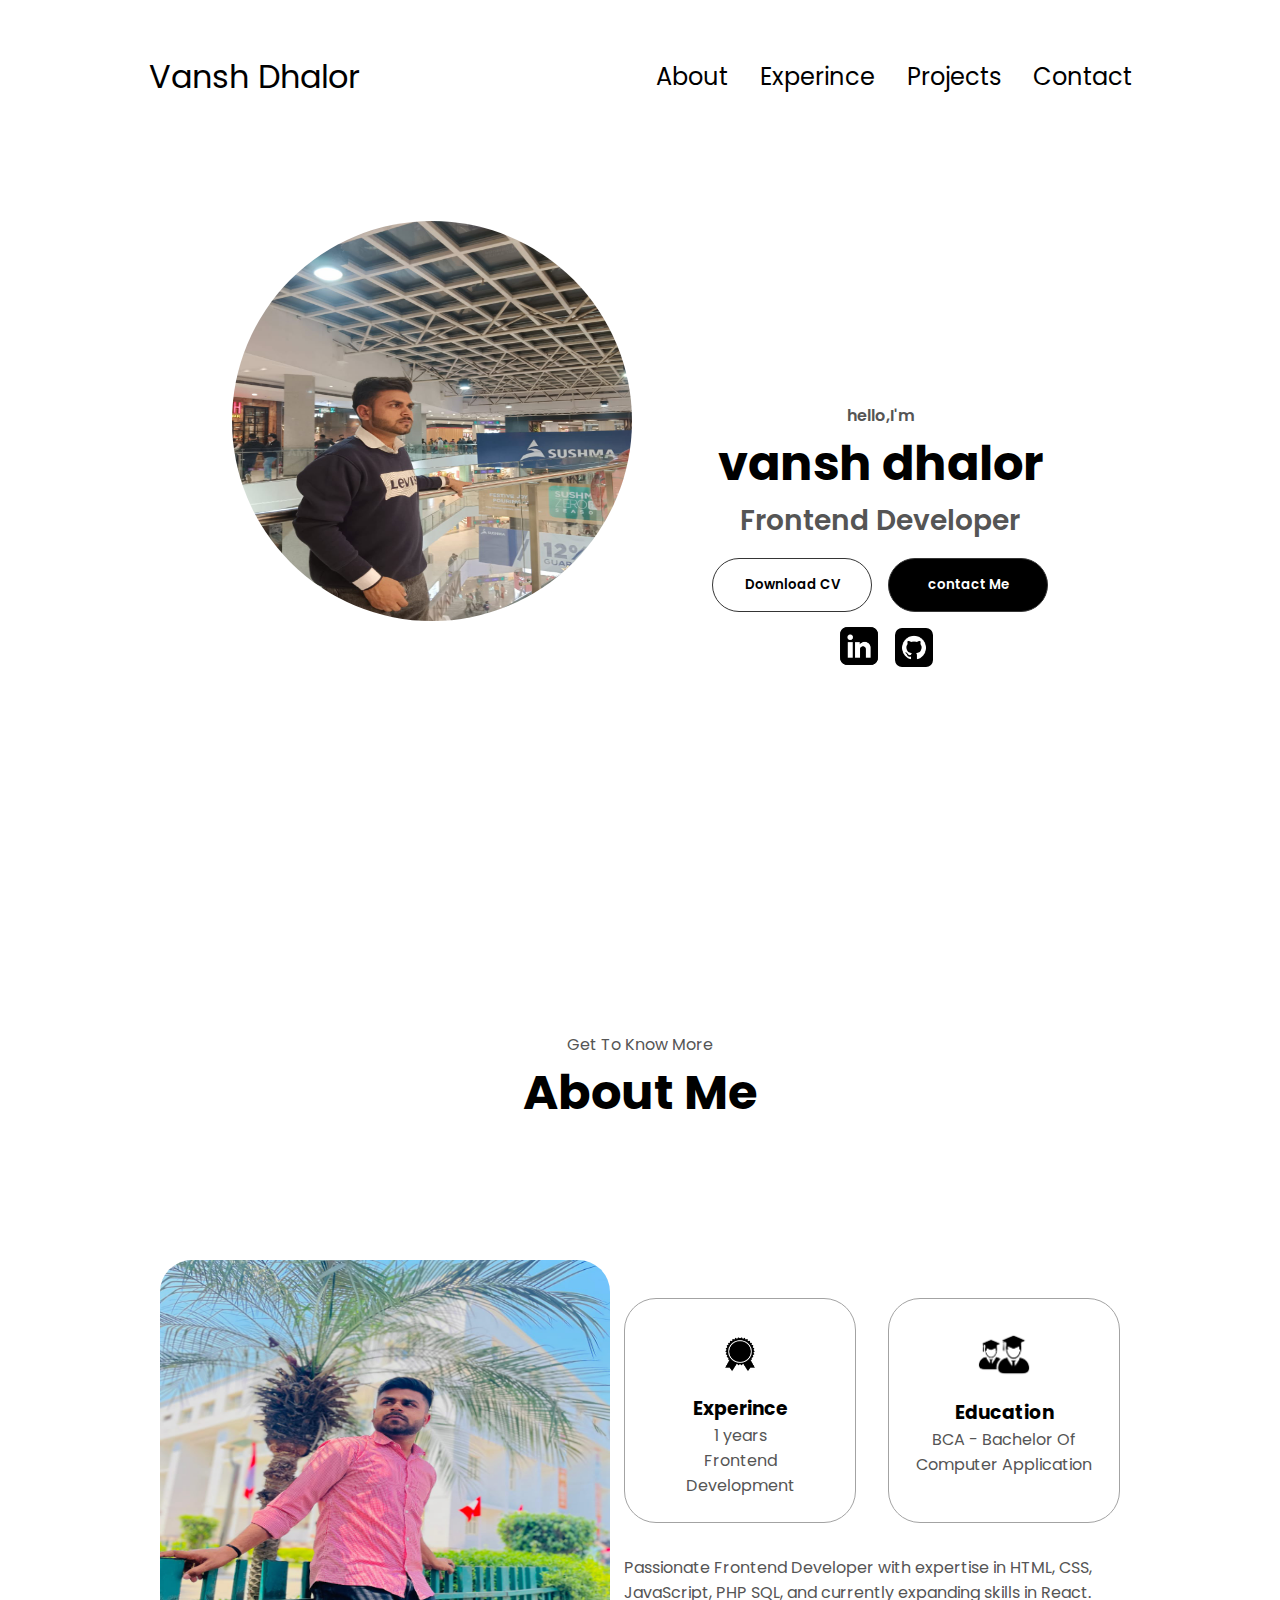
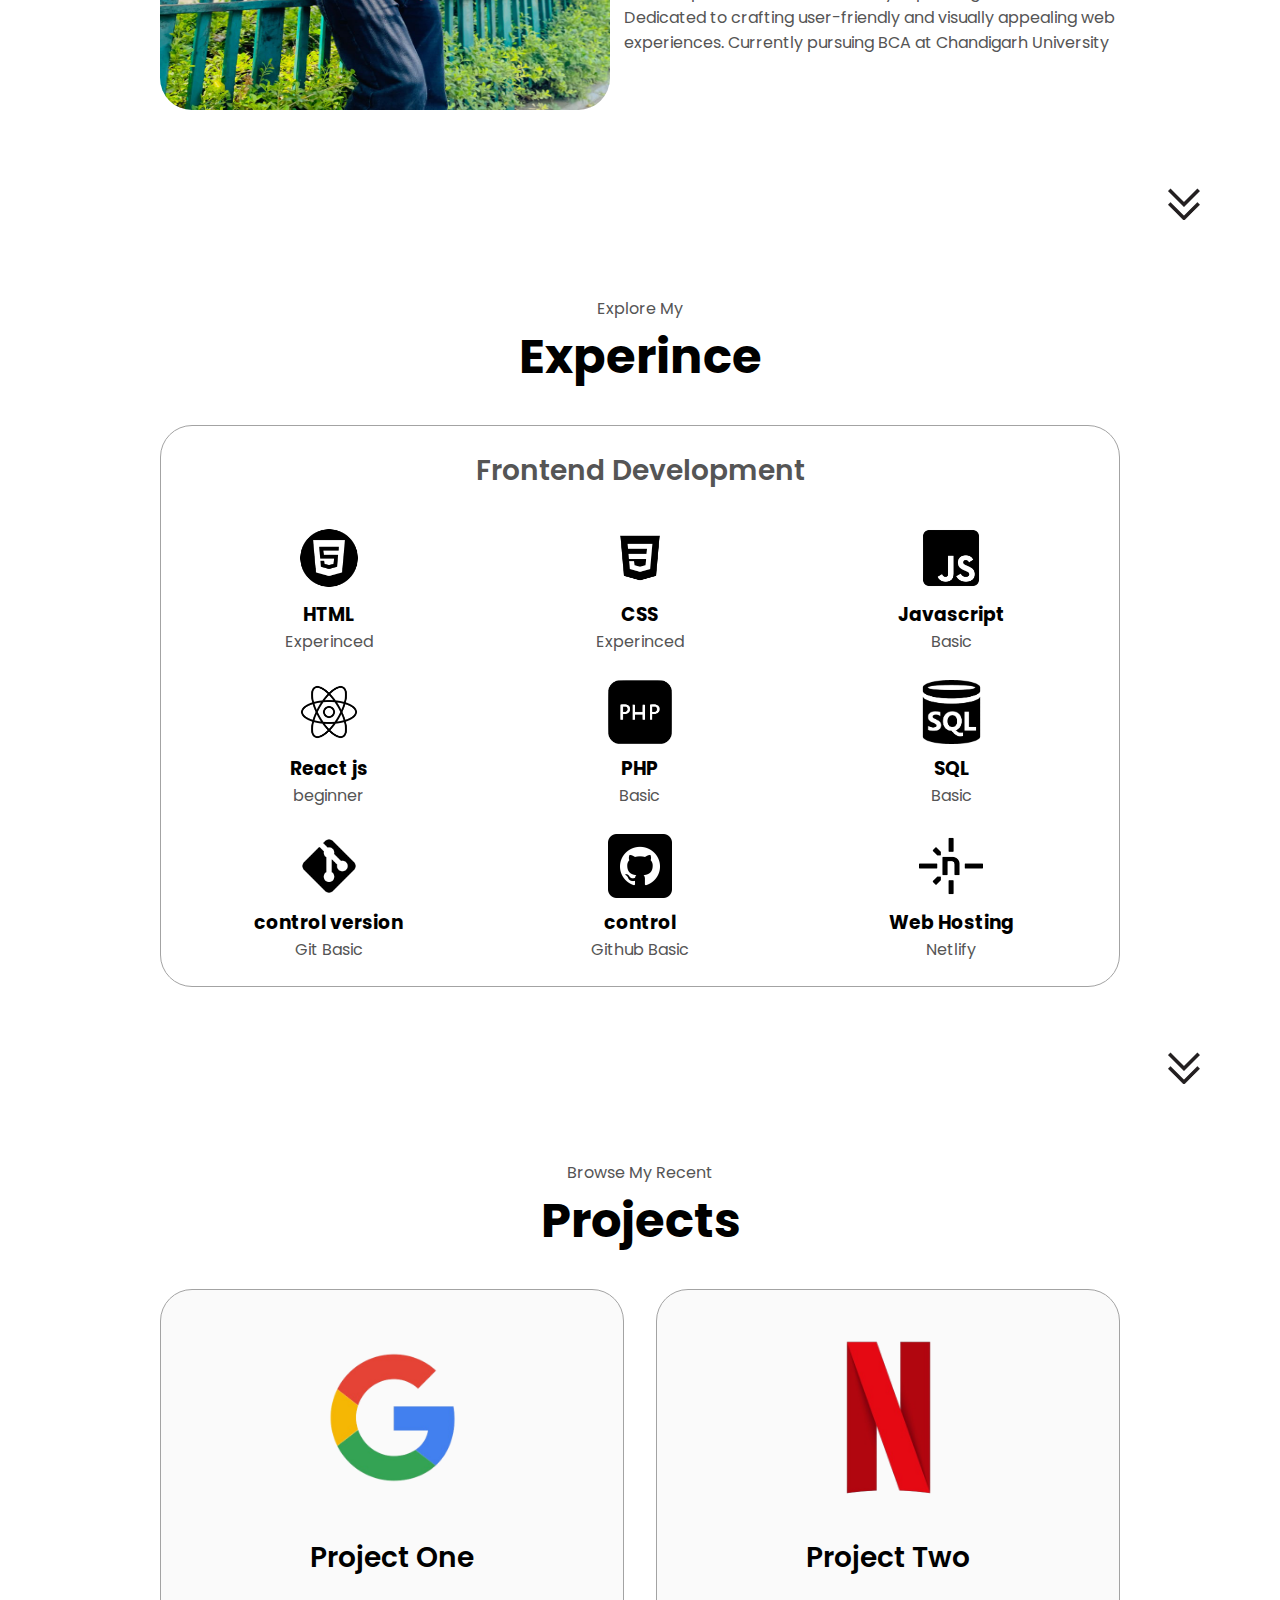
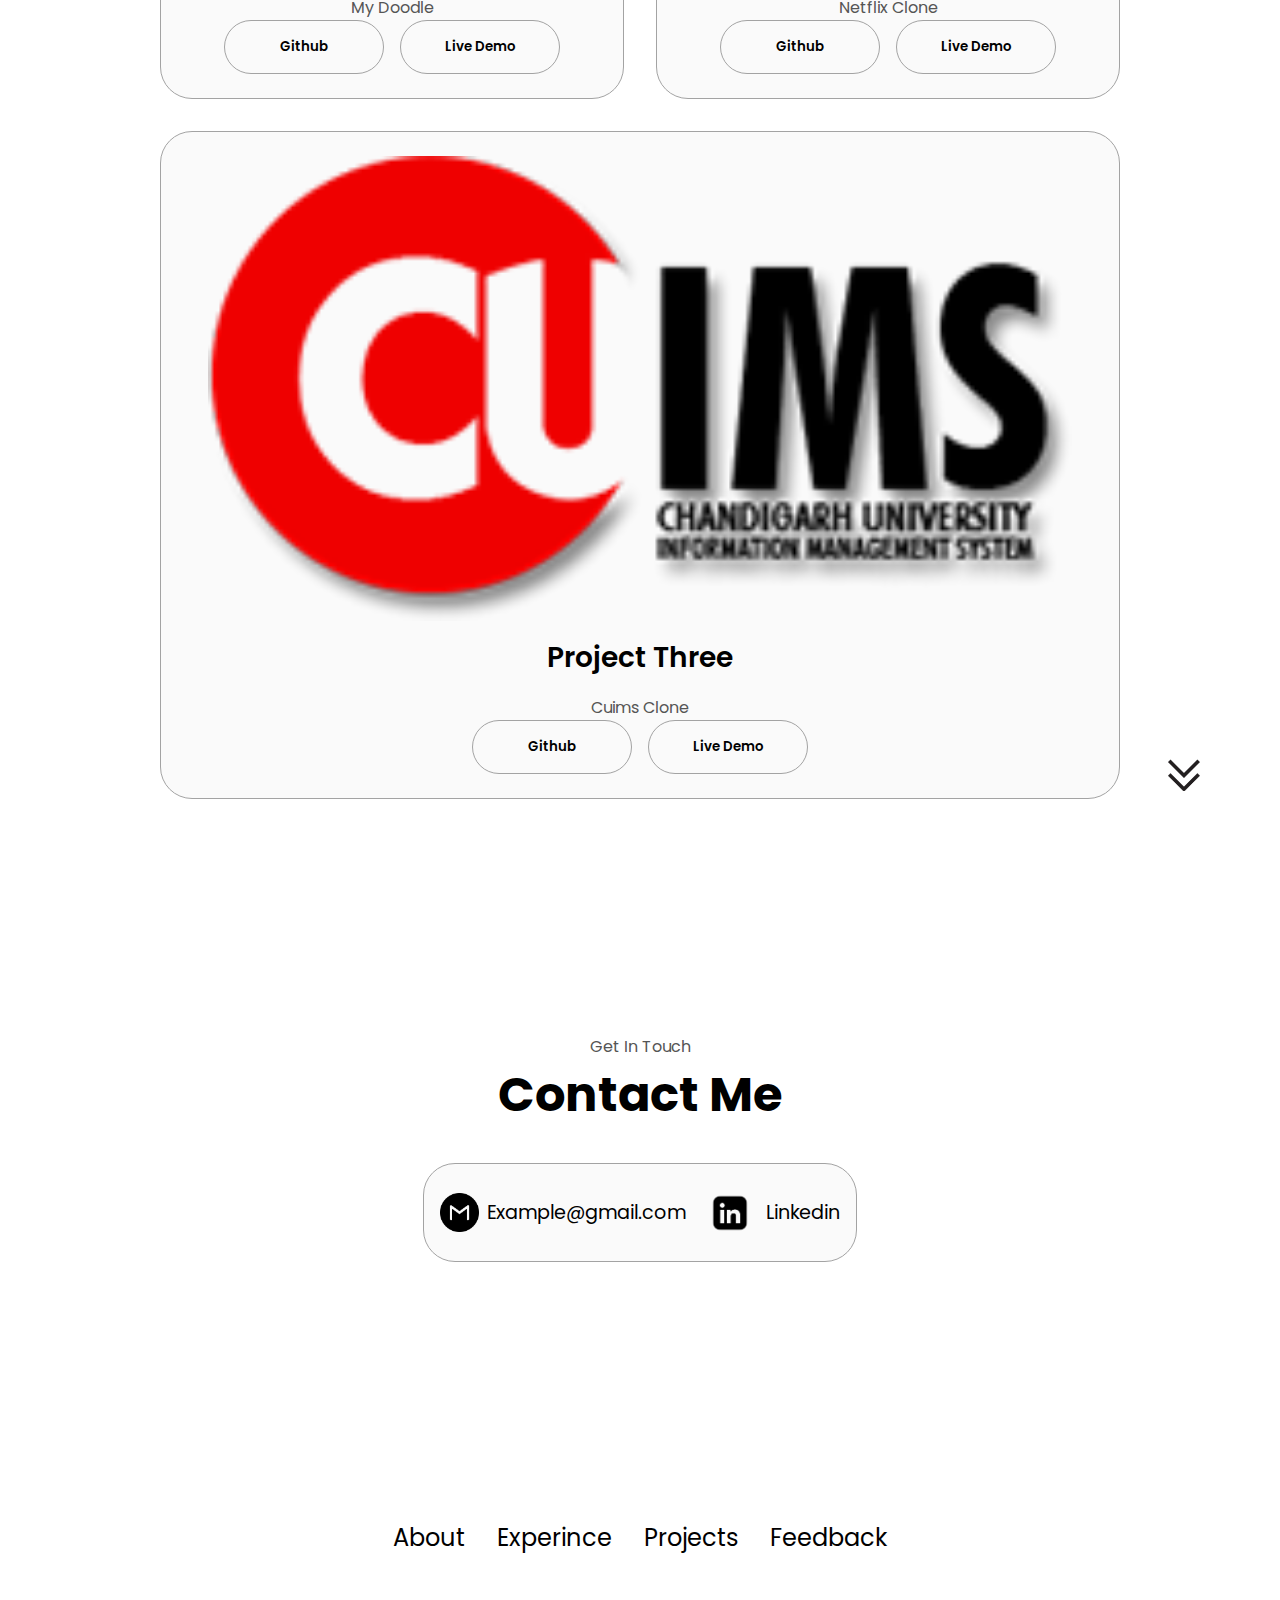
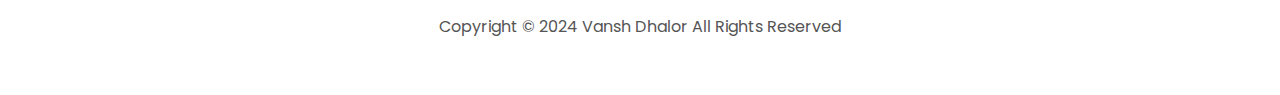
<file: index.html>
<!DOCTYPE html>
<html lang="en">
  <head>
    <meta charset="UTF-8" />
    <meta name="viewport" content="width=device-width, initial-scale=1.0" />
    <meta
      name="viewport"
      content="width=device-width, initial-scale=1, maximum-scale=1, user-scalable=no"
    />
    <title>Vansh'S Portfolio</title>

    <link rel="preconnect" href="https://fonts.googleapis.com" />
    <link rel="preconnect" href="https://fonts.gstatic.com" crossorigin />
    <link
      href="https://fonts.googleapis.com/css2?family=Poppins:ital,wght@0,100;0,200;0,300;0,400;0,500;0,600;0,700;0,800;0,900;1,100;1,200;1,300;1,400;1,500;1,600;1,700;1,800;1,900&display=swap"
      rel="stylesheet"
    />

    <link rel="icon" href="img/titleicons.png" />
    <link rel="stylesheet" href="style.css" />
    <link rel="stylesheet" href="media.css" />
  </head>
  <body>
    <!-- nav starts -->
    <nav id="desktop-nav">
      <div class="logo">Vansh Dhalor</div>
      <div>
        <ul class="nav-links">
          <li><a href="#about">About</a></li>
          <li><a href="#experince">Experince</a></li>
          <li><a href="#projects">Projects</a></li>
          <li><a href="#contact">Contact</a></li>
        </ul>
      </div>
    </nav>
    <!-- nav end -->

    <nav id="hamburger-nav">
      <div class="logo">Vansh Dhalor</div>
      <div class="hamburger-menu">
        <div class="hamburger-icon" onclick="toggleMenu()">
          <span></span>
          <span></span>
          <span></span>
        </div>
        <div class="menu-links">
          <li><a href="#about" onclick="toggleMenu()">About</a></li>
          <li><a href="#experince" onclick="toggleMenu()">Experince</a></li>
          <li><a href="#projects" onclick="toggleMenu()">Projects</a></li>
          <li><a href="#contact" onclick="toggleMenu()">Contact</a></li>
        </div>
      </div>
    </nav>

    <!-- sections -->
    <section id="profile">
      <div class="section__pic-container">
        <img src="img/vishu.jpg" alt="vansh image" class="vishu" />
      </div>
      <div class="section__text">
        <p class="section__text__p1">hello,I'm</p>
        <h1 class="title">vansh dhalor</h1>
        <p class="section__text__p2">Frontend Developer</p>
        <div class="btn-container">
          <button class="btn btn-color-2" onclick="window.open()">
            Download CV
          </button>
          <button
            class="btn btn-color-1"
            onclick="location.href='contact.html'"
          >
            contact Me
          </button>
        </div>
        <div id="socials-container">
          <img
            src="img/link-removebg-preview.png"
            alt="linkdnin"
            class="icons"
            onclick="location.href='https://www.linkedin.com/in/vansh-dhalor-000a7524a/'"
          />
          <img
            src="img/github.png"
            alt="github"
            onclick="location.href='https://github.com/vansh-frontend'"
            class="iconss"
          />
        </div>
      </div>
    </section>

    <section id="about">
      <p class="section__text__p1">Get To Know More</p>
      <h1 class="title">About Me</h1>
      <div class="section-container">
        <div class="section__Pic-container">
          <img src="img/vansh.jpg" alt="" class="about-pic" />
        </div>
        <div class="about-details-container">
          <div class="about-container" id="one">
            <div class="details-container" id="hii">
              <img
                src="img/ribbon-removebg-preview.png"
                alt="experince icons"
                class="iconss"
              />
              <h3>Experince</h3>
              <p>1 years <br />Frontend Development</p>
            </div>
            <div class="details-container" id="hiii">
              <img
                src="img/edu-removebg-preview.png"
                alt="experince icons"
                class="icons"
              />
              <h3>Education</h3>
              <p>BCA - Bachelor Of Computer Application</p>
            </div>
          </div>
          <div class="text-container">
            <p>
              Passionate Frontend Developer with expertise in HTML, CSS,
              JavaScript, PHP SQL, and currently expanding skills in React.
              Dedicated to crafting user-friendly and visually appealing web
              experiences. Currently pursuing BCA at Chandigarh University
            </p>
          </div>
        </div>
      </div>
      <img
        src="img/arrow-removebg-preview.png"
        alt="arrow"
        class="icon-arrow"
        onclick="location.href='./#experince'"
      />
    </section>

    <section id="experince">
      <p class="section__text__p1">Explore My</p>
      <h1 class="title">Experince</h1>
      <div class="experience-details-container">
        <div class="about-container">
          <div class="details-container">
            <h2 class="experience-sub-title">Frontend Development</h2>
            <div class="article-container">
              <article>
                <img
                  src="img/html-removebg-preview.png"
                  alt="experince"
                  class="icons"
                />

                <!-- html -->
                <div>
                  <h3>HTML</h3>
                  <p>Experinced</p>
                </div>
              </article>
              <article>
                <!-- css -->
                <img
                  src="img/css-removebg-preview.png"
                  alt="experince"
                  class="icons"
                />

                <div>
                  <h3>CSS</h3>
                  <p>Experinced</p>
                </div>
              </article>

              <article>
                <!-- js -->
                <img
                  src="img/js-removebg-preview.png"
                  alt="experince"
                  class="icons"
                />

                <div>
                  <h3>Javascript</h3>
                  <p>Basic</p>
                </div>
              </article>

              <article>
                <img
                  src="img/react-removebg-preview.png"
                  alt="experince"
                  class="icons"
                />

                <div>
                  <h3>React js</h3>
                  <p>beginner</p>
                </div>
              </article>

              <article>
                <!-- php -->
                <img src="img/php.png" alt="experince" class="icons" />

                <div>
                  <h3>PHP</h3>
                  <p>Basic</p>
                </div>
              </article>

              <article>
                <!-- sql -->
                <img
                  src="img/sql-removebg-preview.png"
                  alt="experince"
                  class="icons"
                />

                <div>
                  <h3>SQL</h3>
                  <p>Basic</p>
                </div>
              </article>
              <article>
                <img src="img/git.png" alt="experince" class="icons" />

                <div>
                  <h3>control version</h3>
                  <p>Git Basic</p>
                </div>
              </article>

              <article>
                <img src="img/github.png" alt="experince" class="icons" />

                <div>
                  <h3>control</h3>
                  <p>Github Basic</p>
                </div>
              </article>

              <article>
                <img
                  src="img/netlify-removebg-preview.png"
                  alt="experince"
                  class="icons"
                />

                <div>
                  <h3>Web Hosting</h3>
                  <p>Netlify</p>
                </div>
              </article>
            </div>
          </div>
        </div>
      </div>

      <img
        src="img/arrow-removebg-preview.png"
        alt="arrow"
        class="icon-arrow"
        onclick="location.href='./#projects'"
      />
    </section>

    <!-- projects -->

    <section id="projects">
      <p class="section__text__p1">Browse My Recent</p>
      <h1 class="title">Projects</h1>
      <div class="experience-details-container">
        <div class="about-container">
          <!-- project 1 -->
          <div class="details-container color-container">
            <div class="article-container">
              <img
                src="img/google-removebg-preview.png"
                alt="pulse pro"
                class="project-img"
              />
            </div>
            <h2 class="experience-sub-title project-title">Project One</h2>
            <p class="section__text__p1">My Doodle</p>
            <div class="btn-container">
              <button
                class="btn btn-color-2 Project-btn"
                onclick="location.href='https://github.com/vansh-frontend/Doodle-Clone'"
              >
                Github
              </button>
              <!-- project 1 ends -->

              <button
                class="btn btn-color-2 Project-btn"
                onclick="location.href='https://mydoodle.netlify.app/'"
              >
                Live Demo
              </button>
            </div>
          </div>

          <div class="details-container color-container">
            <div class="article-container">
              <img
                src="img/netflix-removebg-preview.png"
                alt="pulse pro"
                class="project-img"
              />
            </div>
            <h2 class="experience-sub-title project-title">Project Two</h2>
            <p class="section__text__p1">Netflix Clone</p>
            <div class="btn-container">
              <button
                class="btn btn-color-2 Project-btn"
                onclick="location.href='https://github.com/vansh-frontend/cineplix'"
              >
                Github
              </button>

              <button
                class="btn btn-color-2 Project-btn"
                onclick="location.href='https://cinplex.netlify.app/'"
              >
                Live Demo
              </button>
            </div>
          </div>
          <div class="details-container color-container">
            <div class="article-container">
              <img
                src="img/cuims.png"
                alt="pulse pro"
                class="project-img"
                id="cuims"
              />
            </div>
            <h2 class="experience-sub-title project-title">Project Three</h2>
            <p class="section__text__p1">Cuims Clone</p>
            <div class="btn-container">
              <button
                class="btn btn-color-2 Project-btn"
                onclick="location.href='https://github.com/vansh-frontend/Cuims-Clone'"
              >
                Github
              </button>

              <button
                class="btn btn-color-2 Project-btn"
                onclick="location.href='https://cuims.netlify.app/'"
              >
                Live Demo
              </button>
            </div>
          </div>
        </div>
      </div>
      <img
        src="img/arrow-removebg-preview.png"
        alt="arrow"
        class="icon-arrow"
        onclick="location.href='./#contact'"
      />
    </section>

    <!-- last section -->
    <section id="contact">
      <p class="section__text__p1">Get In Touch</p>
      <h1 class="title">Contact Me</h1>
      <div class="contact-info-upper-container">
        <div class="contact-info-container">
          <img src="img/mail.png" alt="mail logo" class="iconss contact-icon" />
          <p>
            <a href="mailto:vanshdhalor0001@gmail.com">Example@gmail.com</a>
          </p>
        </div>

        <div class="contact-info-container">
          <img
            src="img/link-removebg-preview.png"
            alt="mail logo"
            class="icons contact-icon link-icon"
          />
          <p>
            <a href="https://www.linkedin.com/in/vansh-dhalor-000a7524a/"
              >Linkedin</a
            >
          </p>
        </div>
      </div>
    </section>

    <!-- footer -->
    <footer>
      <nav>
        <div class="nav-links-container">
          <ul class="nav-links">
            <li><a href="#about">About</a></li>
            <li><a href="#experince">Experince</a></li>
            <li><a href="#projects">Projects</a></li>
            <li><a href="contact.html">Feedback</a></li>
          </ul>
        </div>
      </nav>
      <p>Copyright &#169; 2024 Vansh Dhalor All Rights Reserved</p>
    </footer>

    <script src="script.js"></script>
  </body>
</html>
</file>
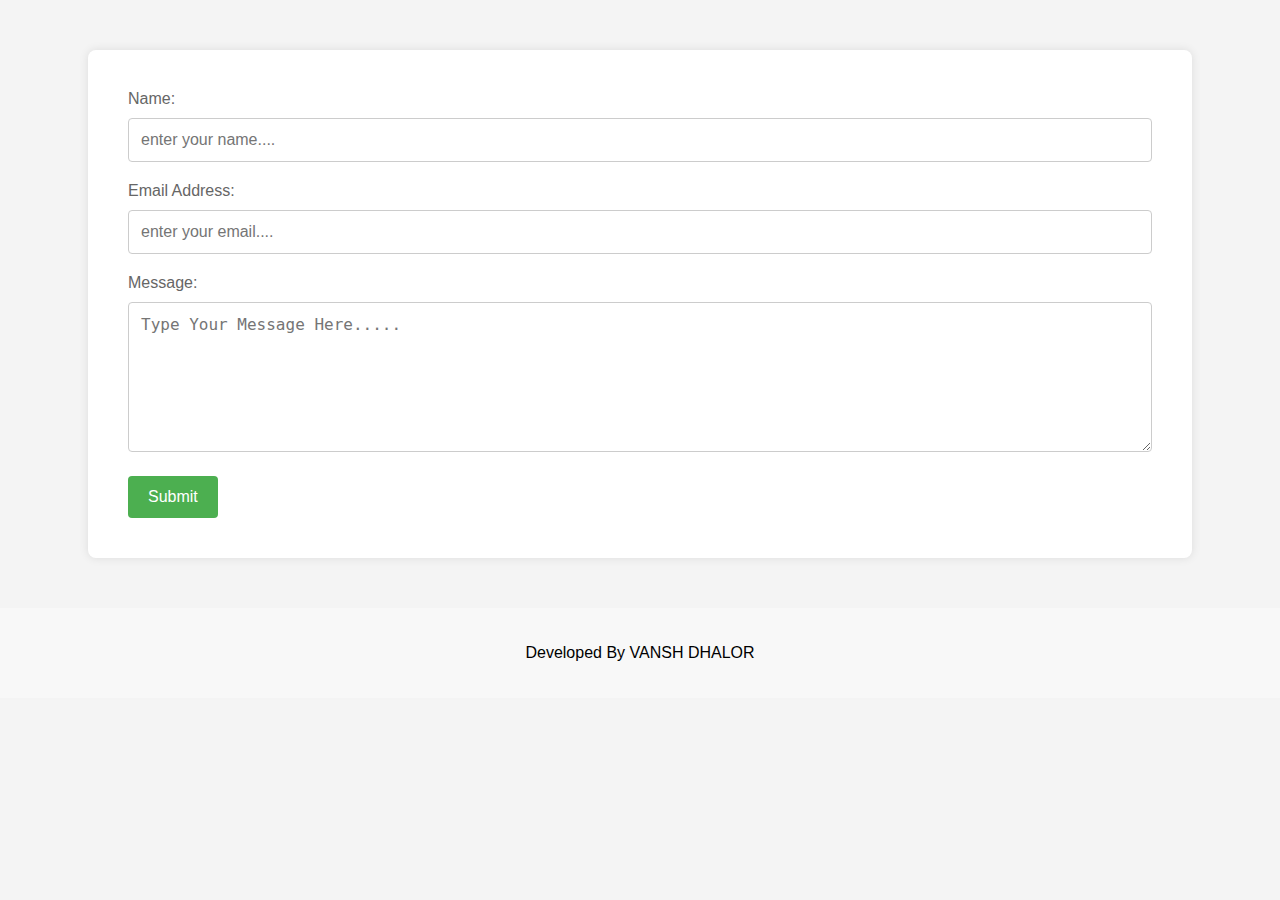
<file: contact.html>
<!DOCTYPE html>
<html>
  <head>
    <meta charset="UTF-8" />
    <meta name="viewport" content="width=device-width, initial-scale=1.0" />
    <meta
      name="viewport"
      content="width=device-width, initial-scale=1, maximum-scale=1, user-scalable=no"
    />
    <title>Contact Form</title>
    <link rel="stylesheet" href="contact.css" />
  </head>
  <body>
    
    <form action="https://api.web3forms.com/submit" method="POST">
      <input
        type="hidden"
        name="access_key"
        value="6aa99d94-6385-47ea-af98-84a0e261f23d"
      />

      <div class="form-group">
        <label for="name">Name:</label>
        <input
          type="text"
          id="name"
          name="name"
          placeholder="enter your name...."
          required
        />
      </div>
      <div class="form-group">
        <label for="email">Email Address:</label>
        <input
          type="email"
          id="email"
          name="email"
          placeholder="enter your email...."
          required
        />
      </div>
      <div class="form-group">
        <label for="message">Message:</label>
        <textarea
          id="message"
          name="message"
          rows="4"
          placeholder="Type Your Message Here....."
          required
        ></textarea>
      </div>
      <input type="submit" value="Submit" />
    </form>

    <footer>
      <div class="rights">
        <p>Developed By VANSH DHALOR</p>
        </div>
        </footer>
  </body>
  
</html>
</file>
<file: style.css>
@import url("https://fonts.googleapis.com/css2?family=Poppins:ital,wght@0,100;0,200;0,300;0,400;0,500;0,600;0,700;0,800;0,900;1,100;1,200;1,300;1,400;1,500;1,600;1,700;1,800;1,900&display=swap");

* {
  margin: 0;
  padding: 0;
  box-sizing: border-box;
  font-family: "Poppins", sans-serif;
}

*::selection {
  background-color: #333;
  color: #f8f8f8;
}

::-webkit-scrollbar {
  width: 7px;
}

::-webkit-scrollbar-track {
  background-color: rgb(0, 0, 0);
  border-radius: 15px;
}
::-webkit-scrollbar-thumb {
  background-color: #252525;
  border-radius: 15px;
}

body {
  font-family: "Poppins", sans-serif;
  /* font-weight: 100;
    font-style: normal; */
}
html {
  scroll-behavior: smooth;
}

p {
  color: rgb(85, 85, 85);
}

a,
.btn {
  transition: all 300ms ease;
}

nav,
.nav-links {
  display: flex;
}
nav {
  justify-content: space-around;
  align-items: center;
  height: 17vh;
}

.nav-links {
  gap: 2rem;
  list-style: none;
  font-size: 1.5rem;
}

/* .nav-links a  */
a {
  text-decoration: none;
  color: black;
  text-decoration-color: white;
  transition: 0.3s linear;
}
a:hover {
  color: gray;
  text-decoration: underline;
  text-underline-offset: 1rem;
  text-decoration-color: rgb(181, 181, 181);
}

/* logo desig name vansh dhalor */
.logo {
  font-size: 2rem;
}
.logo:hover {
  cursor: default;
}

/* hamburger css */
#hamburger-nav {
  display: none;
}

.hamburger-menu {
  position: relative;
  display: inline-block;
}

/* hamburger */
.hamburger-icon {
  display: flex;
  flex-direction: column;
  justify-content: space-between;
  height: 24px;
  width: 30px;
  cursor: pointer;
}

.hamburger-icon span {
  width: 100%;
  height: 2px;
  background-color: black;
  transition: all 0.3 ease-in-out;
}

.menu-links {
  position: absolute;
  top: 100%;
  right: 0;

  background-color: white;
  width: fit-content;
  max-height: 0;
  overflow: hidden;
  transition: all 0.3 ease-in-out;
}
/* hamburger ends */

.menu-links a {
  display: block;
  padding: 10px;
  text-align: center;
  font-size: 1.5rem;
  color: black;
  text-decoration: none;
  transition: all 0.3 ease-in-out;
}

.menu-links li {
  list-style: none;
}
.menu-links.open {
  max-height: 300px;
}

.hamburger-icon.open span:first-child {
  transform: rotate(45deg) translate(10px, 5px);
}

.hamburger-icon.open span:nth-child(2) {
  opacity: 0;
}
.hamburger-icon.open span:last-child {
  transform: rotate(-45deg) translate(10px, -5px);
}

.hamburger-icon span:first-child {
  transform: none;
}

.hamburger-icon span:first-child {
  opacity: 1;
}

.hamburger-icon span:first-child {
  transform: none;
}

/* sections */
section {
  padding-top: 4vh;
  height: 96vh;
  margin: 0 10rem;
  box-sizing: border-box;
  min-height: fit-content;
}

.section-container {
  display: flex;
}

.section__pic-container img {
  border-radius: 50%;
  height: 400px;
  border: none;
  width: 400px;
}

/* profile sec */
#profile {
  display: flex;
  justify-content: center;
  gap: 5rem;
  height: 80vh;
}

.section__pic-container {
  display: flex;
  height: 400px;
  width: 400px;
  margin: 2rem 0;
}
.section__text {
  align-self: center;
  text-align: center;
}
.section__text p {
  font-weight: 600;
}
.section__text__p1 {
  text-align: center;
}
.section__text__p2 {
  font-size: 1.75rem;
  margin-bottom: 1rem;
}
.title {
  font-size: 3rem;
  text-align: center;
}
#social-container {
  display: flex;
  justify-content: center;
  margin-top: 1rem;
  gap: 1rem;
}

/* icons */
.icons {
  cursor: pointer;
  height: 4rem;
  margin: 2px 0px;
  /* border-radius:50%; */
}
.iconss {
  cursor: pointer;

  height: 2.4rem;
  border-radius: 7px;
  margin: 13px 0px;
  /* border-radius:50%; */
}

/* buttons */

.btn-container {
  display: flex;
  justify-content: center;
  gap: 1rem;
}

.btn {
  font-weight: 600;
  transition: all 300ms ease;
  padding: 1rem;
  width: 10rem;
  border-radius: 2rem;
}
.btn-color-1,
.btn-color-2 {
  border: rgb(53, 53, 53) 0.1rem solid;
}

.btn-color-1:hover,
.btn-color-2:hover {
  cursor: pointer;
}

.btn-color-1,
.btn-color-2:hover {
  background: rgb(53, 53, 53);
  color: white;
}

.btn-color-1 {
  background: rgb(0, 0, 0);
}

.btn-color-2 {
  background: none;
}
.btn-color-2:hover {
  border: rgb(255, 255, 255) 0.1rem solid;
}

.btn-container {
  gap: 1rem;
}

#about {
  position: relative;
}
.about-container {
  gap: 2rem;
  margin-bottom: 2rem;
  margin-top: 2rem;
}
.about-details-container {
  justify-content: center;
  flex-direction: column;
}

.about-container,
.about-details-container {
  display: flex;
}

.about-pic {
  height: 50vmin;
  width: 50vmin;
  border-radius: 2rem;
}

.icon-arrow {
  position: absolute;
  right: -5rem;
  bottom: 2.5rem;
  height: 2rem;
  cursor: pointer;
}

.details-container {
  padding: 1.5rem;
  flex: 1;
  background: white;
  border-radius: 2rem;
  border: rgb(53, 53, 53) 0.1rem solid;
  border-color: rgb(163, 163, 163);
  text-align: center;
}
.section-container {
  gap: 4rem;
  height: 80%;
}
.section__Pic-container {
  height: 400px;
  width: 400px;
  margin: auto 0;
}

/* experinces */

#experince {
  position: relative;
}

.experience-sub-title {
  color: rgb(85, 85, 85);
  font-weight: 600;
  font-size: 1.75rem;
  margin-bottom: 2rem;
}

.experience-details-container {
  display: flex;
  justify-content: center;
  flex-direction: column;
}

.article-container {
  display: flex;
  text-align: initial;
  flex-wrap: wrap;
  flex-direction: row;
  gap: 1.5rem;
  justify-content: space-around;
}
article {
  display: flex;
  flex-direction: column;
  width: calc(
    100% / 3 - 1.5rem
  ); /* Adjust width to fit 3 items per row with gap */
  align-items: center;
  gap: 0.5rem;
  text-align: center;
}

article .iconss {
  cursor: default;
}

/* porjects */
#projects {
  position: relative;
}

.color-container {
  border-color: rgb(163, 163, 163);
  background: rgb(250, 250, 250);
}

.project-img {
  border-radius: 2rem;
  width: 50%;
  height: 50%;
}

.project-title {
  margin: 1rem;
  color: black;
}

.Project-btn {
  color: black;
  border-color: rgb(163, 163, 163);
}
#cuims {
  width: 95%;
}

/* contact */
#contact {
  display: flex;
  justify-content: center;
  flex-direction: column;
  height: 70vh;
}

.contact-info-upper-container {
  display: flex;
  justify-content: center;
  border-radius: 2rem;
  border: rgb(53, 53, 53) 0.1rem solid;
  border-color: rgb(163, 163, 163);
  background: rgb(250, 250, 250);
  margin: 2rem auto;
  padding: 0.5rem;
}

.contact-info-container {
  display: flex;
  align-items: center;
  justify-content: center;
  gap: 0.5rem;
  margin: 0.5rem;
}

.contact-info-container p {
  font-size: larger;
}
.contact-icon {
  cursor: default;
}

.link-icon {
  height: 3.5rem;
}

/* footer */
footer {
  height: 26vh;
  margin: 0 1rem;
}
footer p {
  text-align: center;
}
/* normal css end here  */
</file>
<file: media.css>
@media screen and (max-width: 1400px) {
  #profile {
    height: 83vh;
    margin-bottom: 6rem;
  }
  .about-container {
    flex-wrap: wrap;
  }
  .details-container {
    margin-top: 0;
  }
}

@media screen and (max-width: 1200px) {
  #desktop-nav {
    display: none;
  }
  #hamburger-nav {
    display: flex;
  }
  #experince,
  .experience-details-container {
    margin-top: 2rem;
  }
  #profile,
  .section-container {
    display: block;
  }
  .icon-arrow {
    display: none;
  }
  section,
  .section-container {
    height: fit-content;
  }
  section {
    margin: 0 5%;
  }

  .section__pic-container {
    width: 275px;
    height: 275px;
  }

  .section__pic-container img {
    width: 250px;
    height: 250px;
  }

  .about-container {
    margin-top: 0;
  }
  #projects .details-container {
    margin: 0 5rem;
  }
}

@media screen and (max-width: 600px) {
  #contact,
  footer {
    height: 40vh;
  }
  #profile {
    height: 83vh;
    margin-bottom: 0;
  }
  article {
    font-size: 1rem;
  }
  footer nav {
    height: fit-content;
    margin-bottom: 2rem;
  }

  .about-container,
  .contact-info-upper-container,
  .btn-container {
    flex-wrap: wrap;
  }
  .btn-container {
    margin: 0 -20px;
  }
  #projects .details-container {
    margin: 0 0.5rem;
  }

  #one {
    display: block;
    justify-content: center;
    flex-wrap: wrap;
  }

  .contact-info-container {
    margin: 0;
  }

  .contact-info-container p,
  .nav-links li a {
    font-size: 1rem;
  }

  .experience-sub-title {
    font-size: 1.25rem;
  }

  .logo {
    font-size: 1.5rem;
  }
  .nav-links {
    flex-direction: column;
    gap: 0.5rem;
    text-align: center;
  }
  .section__Pic-container {
    width: auto;
    height: 44vw;
    justify-content: center;
    z-index: 1000;
    margin: 0 75px;
  }

  .section__Pic-container > img {
    justify-content: center;
    z-index: 1000;
    height: 42vw;
  }

  .section__text__p2 {
    font-size: 1.25rem;
  }
  .title {
    font-size: 2rem;
  }
  .text-container {
    text-align: justify;
  }

  #about {
    margin-top: 5rem;
  }

  .section__pic-container {
    width: 265px;
    height: 265px;
    margin: 0 auto;
  }
  .section__pic-container img {
    width: 255px;
    height: 255px;
  }
  #hii,
  #hiii {
    margin: 1rem;
  }
}

/* tablests mediaquery */
@media screen and (min-width: 600px) and (max-width: 1200px) {
  #profile {
    height: 80vh;
    margin-bottom: 4rem;
  }

  .about-container {
    flex-wrap: wrap;
    margin-top: 1rem;
  }

  .details-container {
    margin-top: 1rem;
    margin-left: 2rem;
    margin-right: 2rem;
  }

  #desktop-nav {
    display: none;
  }

  #hamburger-nav {
    display: flex;
  }

  #experience,
  .experience-details-container {
    margin-top: 2rem;
  }

  #profile,
  .section-container {
    display: block;
    margin: 0 2rem;
  }

  .icon-arrow {
    display: none;
  }

  section,
  .section-container {
    height: fit-content;
  }

  section {
    margin: 0 10%;
  }

  .section__pic-container {
    width: 300px;
    height: 300px;
    margin: 0 auto;
  }

  .section__pic-container img {
    width: 280px;
    height: 280px;
  }

  .about-container {
    margin-top: 0;
  }

  #projects .details-container {
    margin: 0 4rem;
  }

  #contact,
  footer {
    height: 50vh;
  }

  article {
    font-size: 1.2rem;
  }

  footer nav {
    height: fit-content;
    margin-bottom: 2rem;
  }

  .about-container,
  .contact-info-upper-container,
  .btn-container {
    flex-wrap: wrap;
  }

  .btn-container {
    margin: 0 -15px;
  }

  #projects .details-container {
    margin: 0 11vh;
  }

  #one {
    display: block;
    justify-content: center;
    flex-wrap: wrap;
  }

  .contact-info-container {
    margin: 0;
  }

  #about .section__Pic-container {
    width: 300px;
    height: 300px;
    margin: 0 auto;
  }

  #about .section__Pic-container img {
    width: 280px;
    height: 280px;
    margin: 1rem 1rem;
  }

  .contact-info-container p,
  .nav-links li a {
    font-size: 1.1rem;
  }

  .experience-sub-title {
    font-size: 1.5rem;
  }

  .logo {
    font-size: 1.8rem;
  }

  .nav-links {
    flex-direction: column;
    gap: 1rem;
    text-align: center;
  }

  .section__Pic-container {
    width: auto;
    height: 40vw;
    justify-content: center;
    margin: 0 auto;
  }

  .section__Pic-container > img {
    justify-content: center;
    height: 38vw;
  }

  .section__text__p2 {
    font-size: 1.4rem;
  }

  .title {
    font-size: 2.2rem;
  }

  .text-container {
    text-align: justify;
  }

  #about {
    margin-top: 4rem;
  }

  .section__pic-container {
    width: 280px;
    height: 280px;
    margin: 0 auto;
  }

  .section__pic-container img {
    width: 270px;
    height: 270px;
  }

  #hii,
  #hiii {
    margin: 1rem;
  }
}
</file>
<file: contact.css>
body {
  font-family: Arial, sans-serif;
  background-color: #f4f4f4;
  margin: 0;
  padding: 0;
  background-size: cover;
}
form {
  width: 80%;
  margin: 50px auto;
  background: #fff;
  padding: 40px;
  border-radius: 8px;
  box-shadow: 0px 0px 10px 0px rgba(0, 0, 0, 0.1);
}
.h2 {
  display: flex;
  justify-content: center;
  align-items: center;
  flex-direction: column;
}
h2 {
  text-align: center;
  margin-bottom: 30px;
  color: #333;
  font-size: 24px;
}
h2 > img {
  height: 10vh;
}
label {
  display: block;
  margin-bottom: 10px;
  color: #666;
  font-size: 16px;
}
input[type="text"],
input[type="email"],
textarea {
  width: 100%;
  padding: 12px;
  margin-bottom: 20px;
  border: 1px solid #ccc;
  border-radius: 4px;
  box-sizing: border-box;
  font-size: 16px;
}
textarea {
  height: 150px;
}
input[type="submit"] {
  background-color: #4caf50;
  color: white;
  border: none;
  border-radius: 4px;
  cursor: pointer;
  padding: 12px 20px;
  font-size: 16px;
  transition: background-color 0.3s ease;
}
input[type="submit"]:hover {
  background-color: #45a049;
}

footer {
  background-color: #f8f8f8;
  padding: 20px;
  text-align: center;
}

.social-links {
  list-style: none;
  padding: 0;
}

.social-links li {
  display: inline-block;
  margin-right: 10px;
}

.social-links li:last-child {
  margin-right: 0;
}

.social-links a img {
  vertical-align: middle;
}

.social-links a img:hover {
  opacity: 0.8;
}

/* Responsive styles */

@media screen and (max-width: 768px) {
  form {
    width: 90%;
  }
  label {
    font-size: 14px;
  }
  input[type="text"],
  input[type="email"],
  textarea {
    font-size: 14px;
  }
  input[type="submit"] {
    font-size: 14px;
  }
  .h2 {
    display: flex;
    justify-content: center;
    align-items: center;
    flex-direction: column;
  }
  h2 {
    text-align: center;
    margin-bottom: 30px;
    color: #333;
  }
  h2 > img {
    height: 8vh;
  }
}

/* Additional responsive styles */
@media screen and (max-width: 480px) {
  form {
    padding: 20px;
  }
  input[type="submit"] {
    width: 100%;
  }
  .h2 {
    display: flex;
    justify-content: center;
    align-items: center;
    flex-direction: column;
  }
  h2 {
    text-align: center;
    margin-bottom: 30px;
    color: #333;
  }
  h2 > img {
    height: 8vh;
  }
}
</file>
